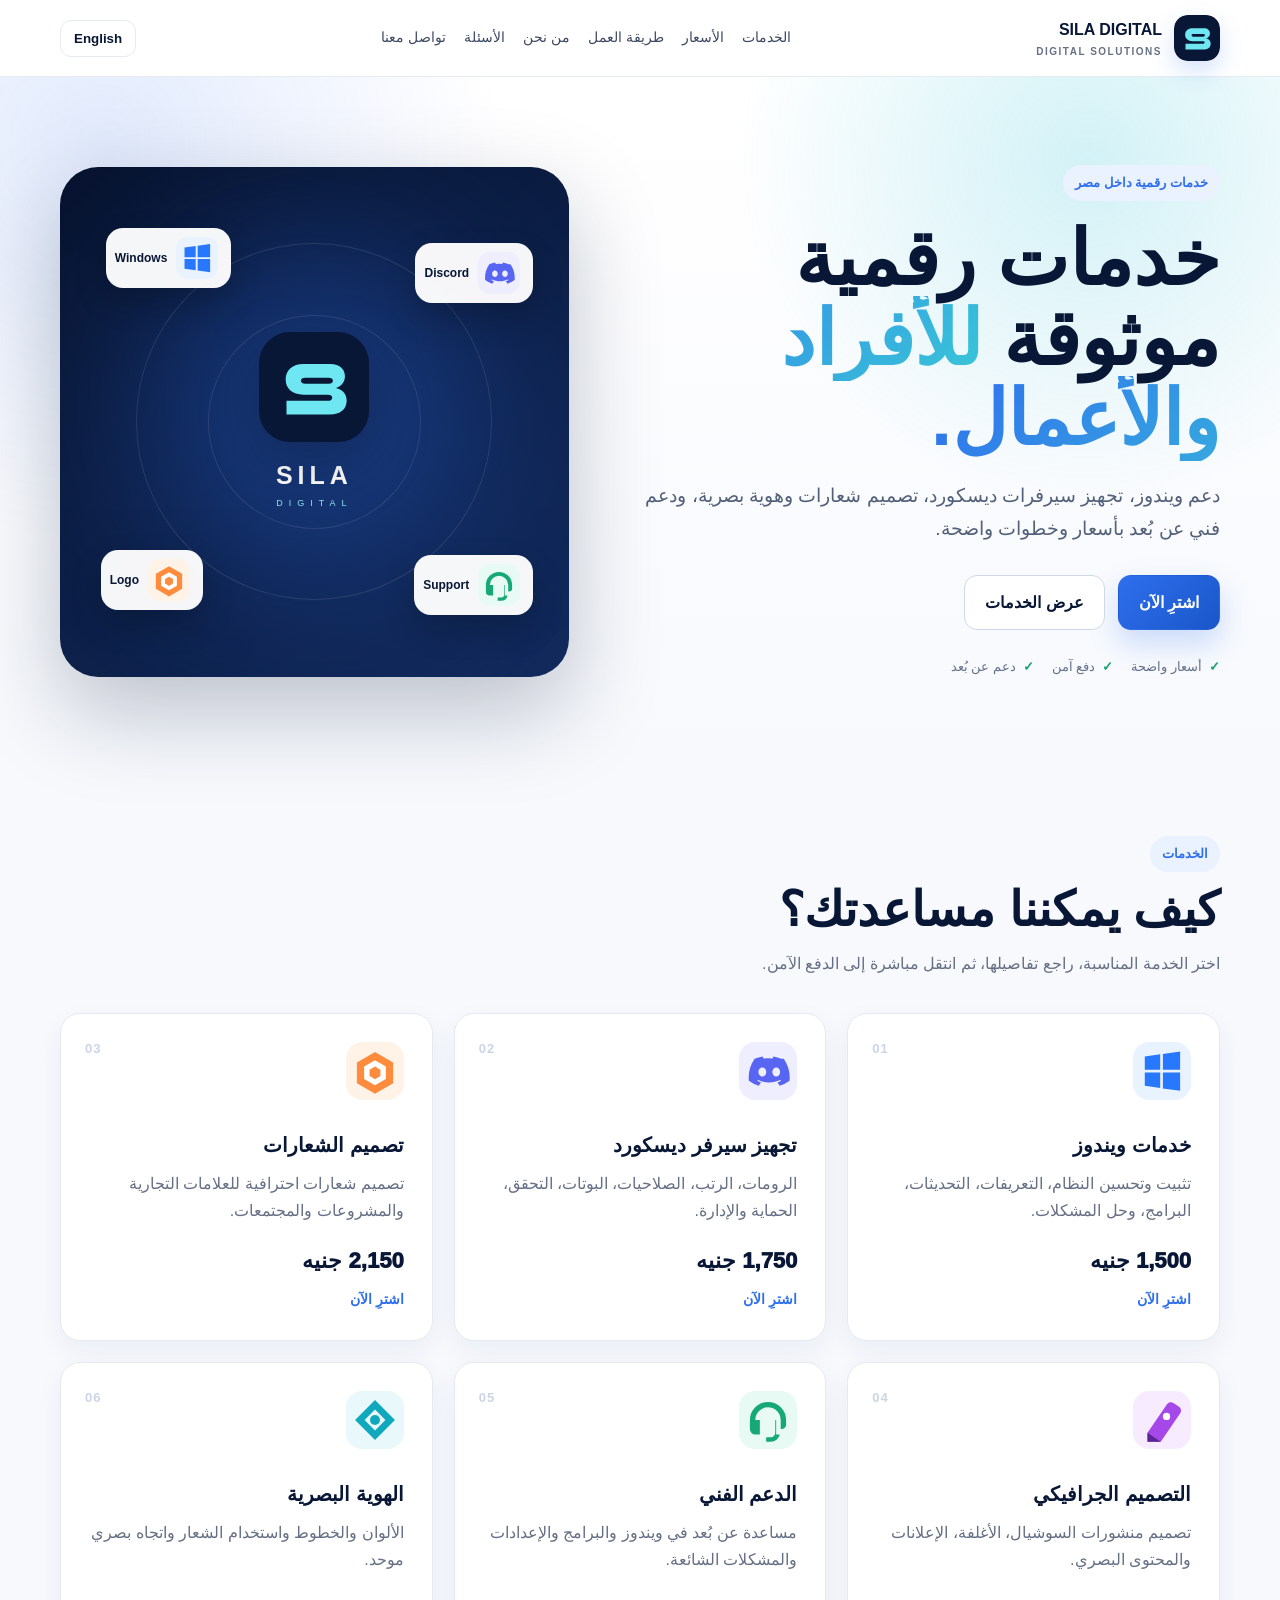
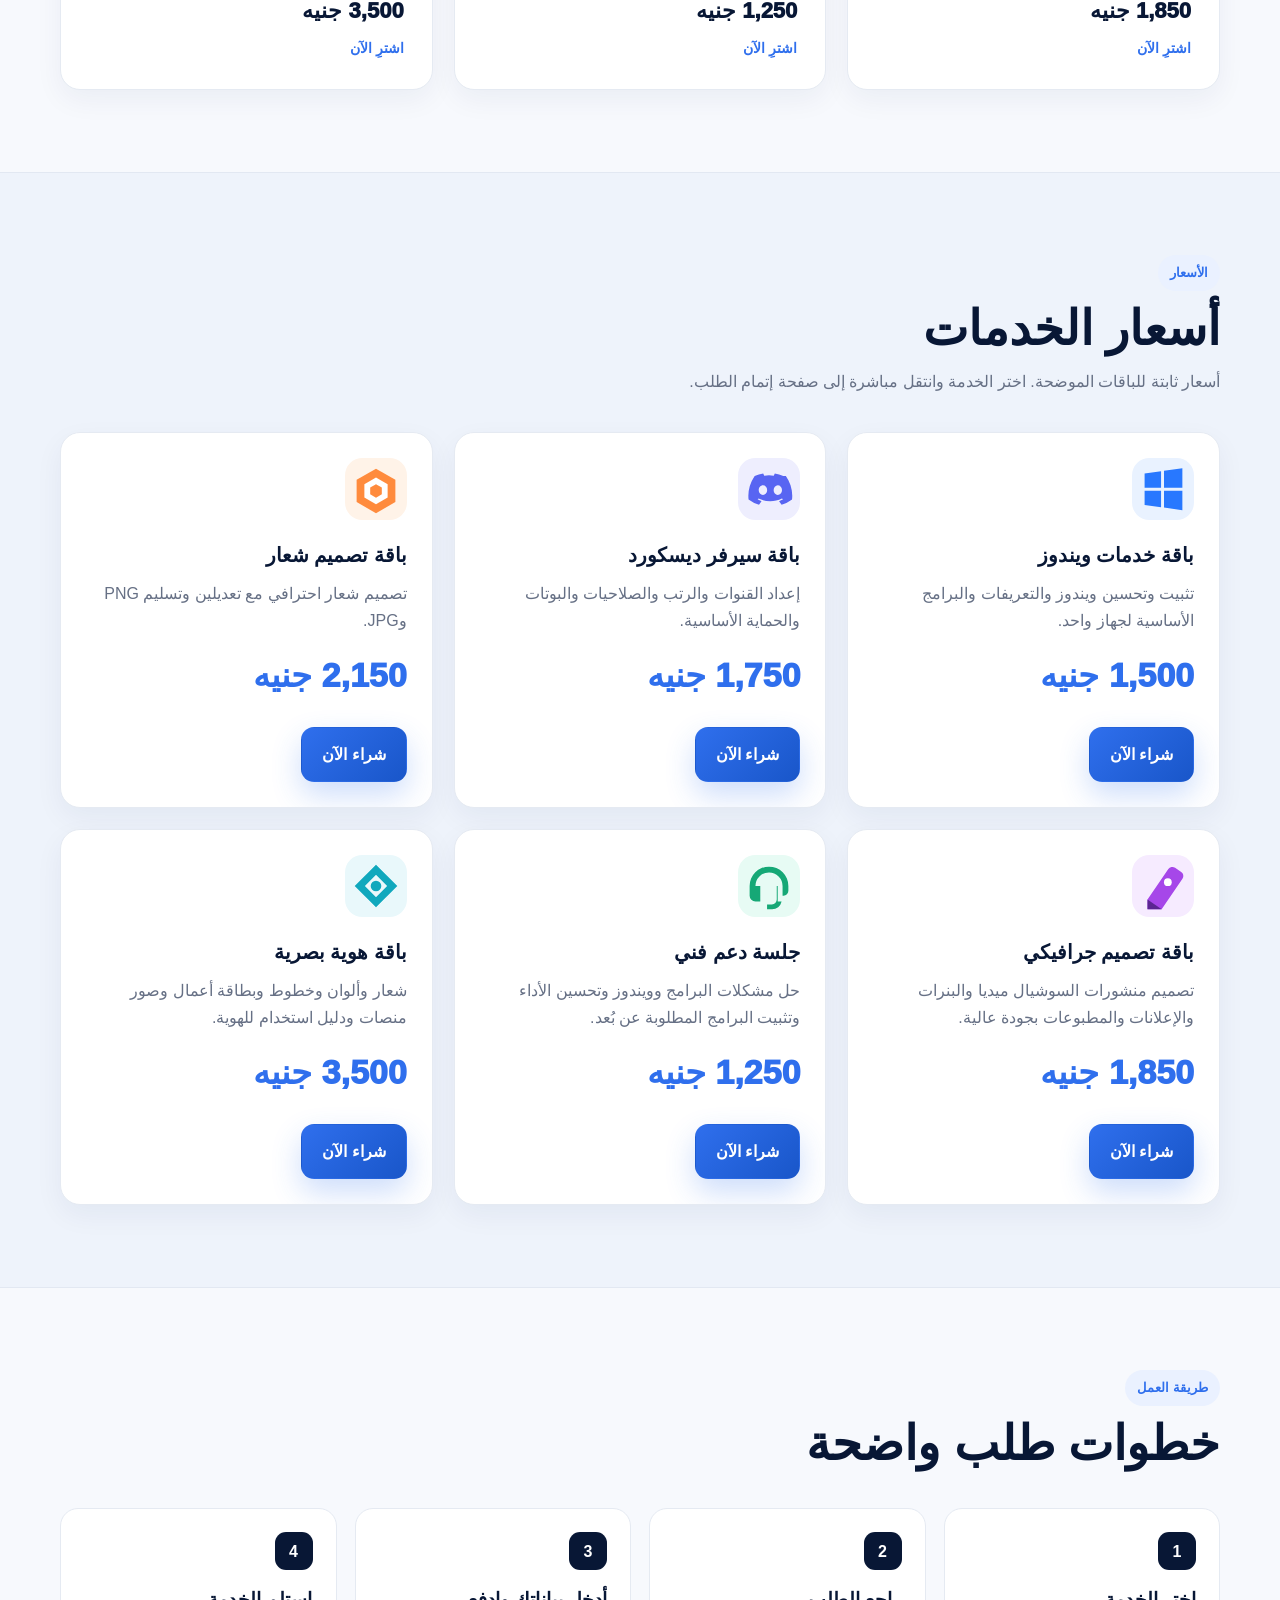
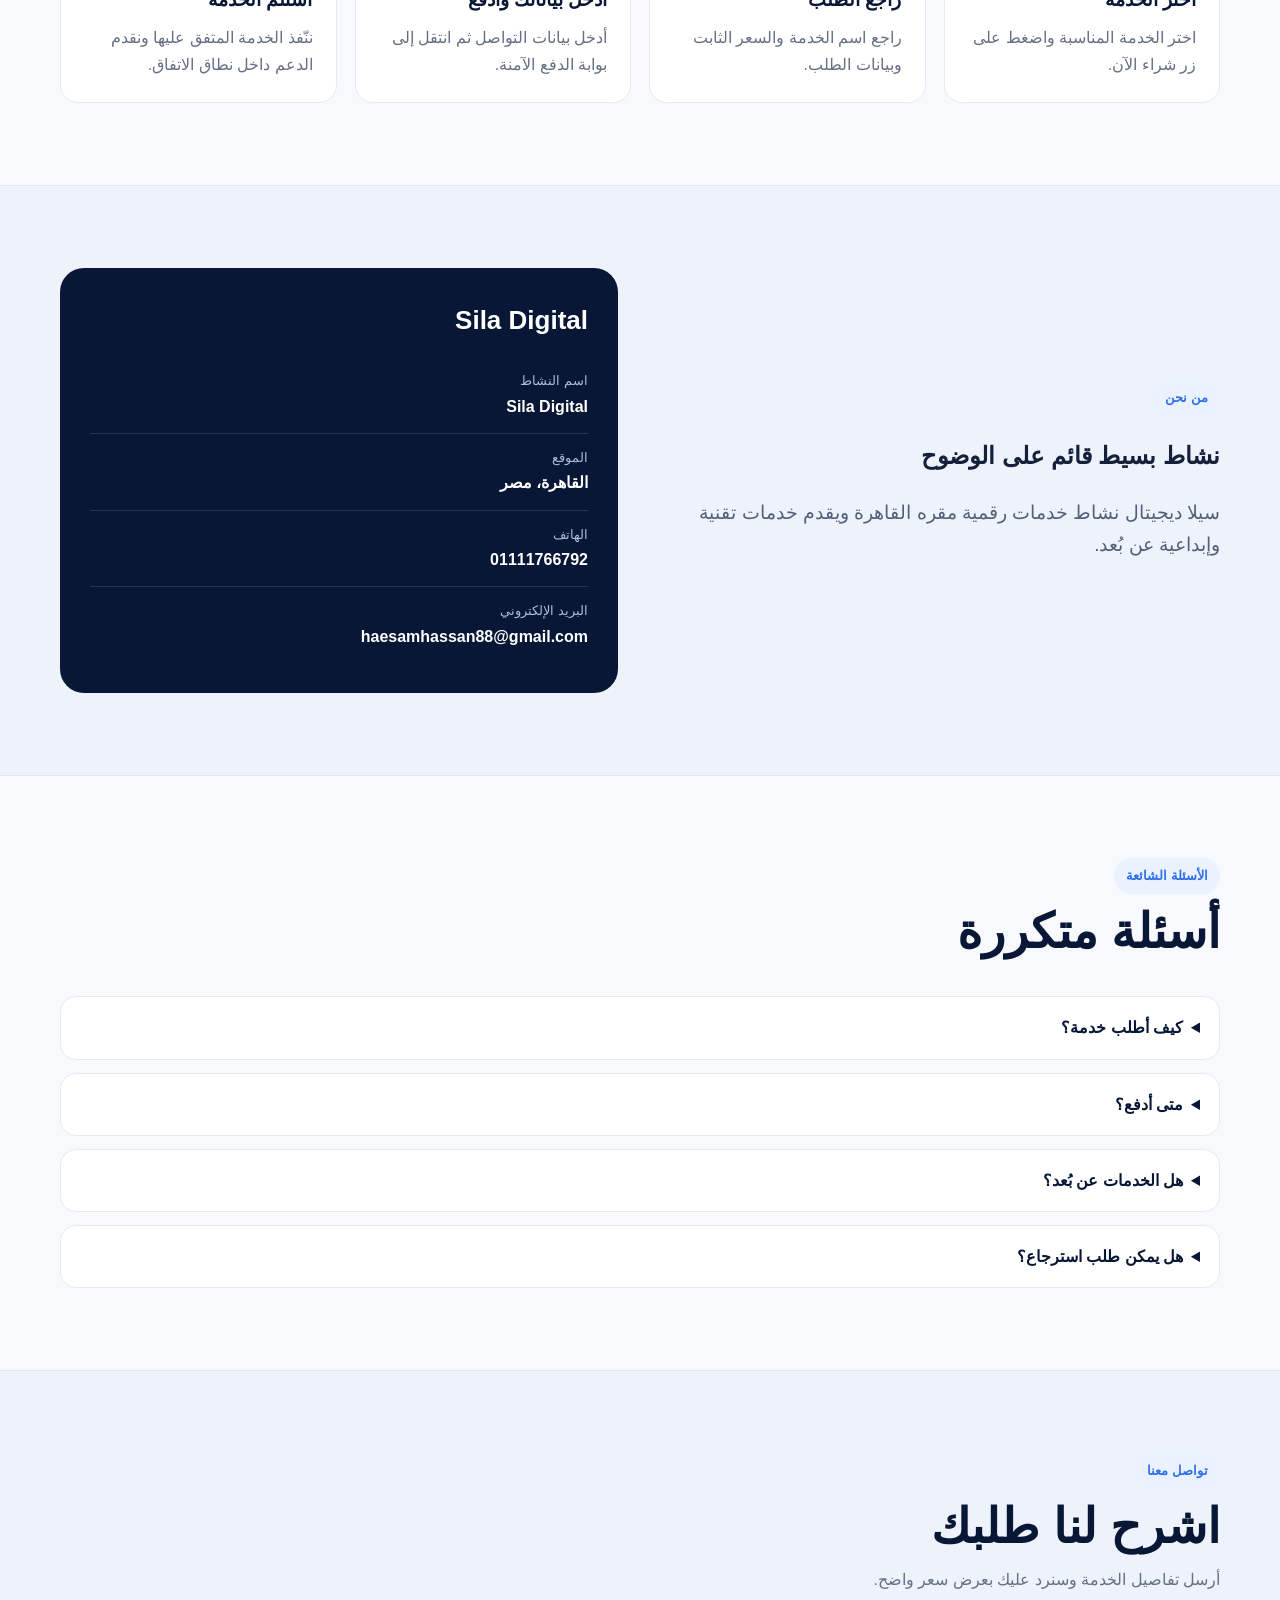
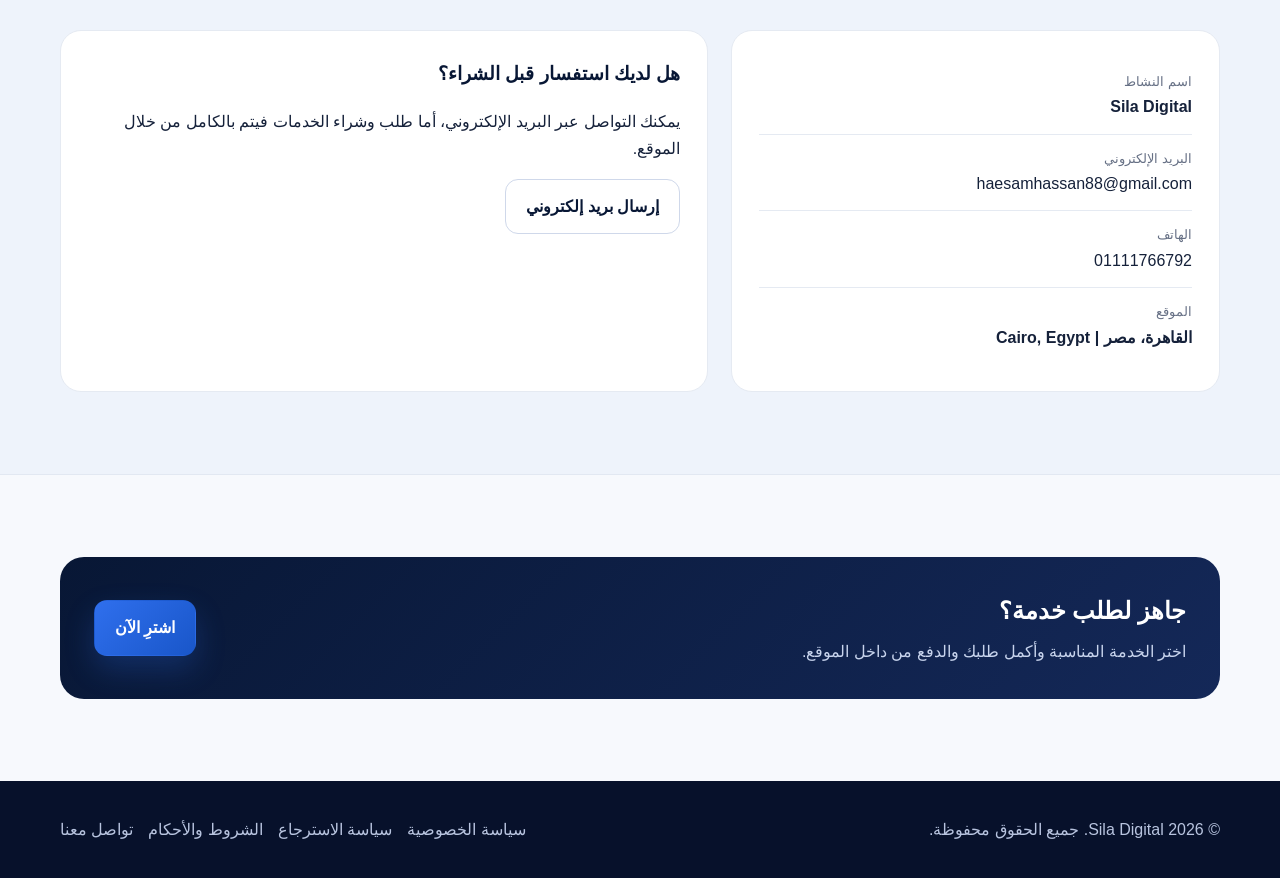
<file: index.html>
<!doctype html>
<html lang="ar"><head>
<meta charset="utf-8"><meta name="viewport" content="width=device-width,initial-scale=1">
<meta name="description" content="Sila Digital digital services in Cairo, Egypt. Windows support, Discord setup, logo design and remote technical support.">
<title>Sila Digital | Digital Services</title><link rel="icon" href="assets/logo-mark.svg"><link rel="stylesheet" href="style.css">
</head><body dir="rtl">
<header>
  <div class="container nav">
    <a class="brand" href="index.html">
      <img class="brand-mark" src="assets/logo-mark.svg" alt="Sila Digital logo">
      <span>SILA DIGITAL<small>DIGITAL SOLUTIONS</small></span>
    </a>
    <nav class="nav-links">
      <a href="#services" data-i18n="nav_services">الخدمات</a>
      <a href="#pricing" data-i18n="nav_pricing">الأسعار</a>
      <a href="#process" data-i18n="nav_process">طريقة العمل</a>
      <a href="#about" data-i18n="nav_about">من نحن</a>
      <a href="#faq" data-i18n="nav_faq">الأسئلة</a>
      <a href="#contact" data-i18n="nav_contact">تواصل معنا</a>
    </nav>
    <div class="nav-actions">
      <button id="langToggle" class="lang-btn" data-i18n="lang_button">English</button>
      <button class="menu-btn" aria-label="Menu">☰</button>
    </div>
  </div>
</header>

<main>
<section class="hero"><div class="container hero-grid">
<div>
<span class="eyebrow" data-i18n="hero_badge">خدمات رقمية داخل مصر</span>
<h1 data-i18n="hero_title">خدمات رقمية موثوقة <span>للأفراد والأعمال.</span></h1>
<p class="lead" data-i18n="hero_text">دعم ويندوز، تجهيز سيرفرات ديسكورد، تصميم شعارات وهوية بصرية، ودعم فني عن بُعد بأسعار وخطوات واضحة.</p>
<div class="actions">
<a class="btn btn-primary" href="#pricing" data-i18n="buy_now">اشترِ الآن</a>
<a class="btn btn-secondary" href="#services" data-i18n="services_btn">عرض الخدمات</a>
</div>
<div class="trust"><span data-i18n="trust1">أسعار واضحة</span><span data-i18n="trust2">دفع آمن</span><span data-i18n="trust3">دعم عن بُعد</span></div>
</div>
<div class="hero-visual" aria-label="Sila Digital services">
  <div class="visual-glow"></div>
  <div class="hero-logo"><img src="assets/logo-mark.svg" alt=""><b>SILA</b><small>DIGITAL</small></div>
  <div class="orbit-item oi-1"><img src="assets/service-windows.svg" alt=""><span>Windows</span></div>
  <div class="orbit-item oi-2"><img src="assets/service-discord.svg" alt=""><span>Discord</span></div>
  <div class="orbit-item oi-3"><img src="assets/service-logo.svg" alt=""><span>Logo</span></div>
  <div class="orbit-item oi-4"><img src="assets/service-support.svg" alt=""><span>Support</span></div>
</div>
</div></section>


<section id="services"><div class="container">
<div class="section-head"><span class="eyebrow" data-i18n="services_badge">الخدمات</span><h2 data-i18n="services_title">كيف يمكننا مساعدتك؟</h2><p data-i18n="services_text">اختر الخدمة المناسبة، راجع تفاصيلها، ثم انتقل مباشرة إلى الدفع الآمن.</p></div>
<div class="grid-3">
<article class="card service-card"><img class="service-icon" src="assets/service-windows.svg" alt=""><span class="service-no">01</span><h3 data-i18n="s1">خدمات ويندوز</h3><p data-i18n="s1d">تثبيت وتحسين النظام، التعريفات، التحديثات، البرامج، وحل المشكلات.</p><div class="service-price">1,500 جنيه</div><a class="buy-link" href="checkout.html?product=windows" data-i18n="buy_now">شراء الآن ←</a></article>
<article class="card service-card"><img class="service-icon" src="assets/service-discord.svg" alt=""><span class="service-no">02</span><h3 data-i18n="s2">تجهيز سيرفر ديسكورد</h3><p data-i18n="s2d">الرومات، الرتب، الصلاحيات، البوتات، التحقق، الحماية والإدارة.</p><div class="service-price">1,750 جنيه</div><a class="buy-link" href="checkout.html?product=discord" data-i18n="buy_now">شراء الآن ←</a></article>
<article class="card service-card"><img class="service-icon" src="assets/service-logo.svg" alt=""><span class="service-no">03</span><h3 data-i18n="s3">تصميم الشعارات</h3><p data-i18n="s3d">تصميم شعارات احترافية للعلامات التجارية والمشروعات والمجتمعات.</p><div class="service-price">2,150 جنيه</div><a class="buy-link" href="checkout.html?product=logo" data-i18n="buy_now">شراء الآن ←</a></article>
<article class="card service-card"><img class="service-icon" src="assets/service-graphic.svg" alt=""><span class="service-no">04</span><h3 data-i18n="s4">التصميم الجرافيكي</h3><p data-i18n="s4d">تصميم منشورات السوشيال، الأغلفة، الإعلانات والمحتوى البصري.</p><div class="service-price">1,850 جنيه</div><a class="buy-link" href="checkout.html?product=graphic" data-i18n="buy_now">شراء الآن ←</a></article>
<article class="card service-card"><img class="service-icon" src="assets/service-support.svg" alt=""><span class="service-no">05</span><h3 data-i18n="s5">الدعم الفني</h3><p data-i18n="s5d">مساعدة عن بُعد في ويندوز والبرامج والإعدادات والمشكلات الشائعة.</p><div class="service-price">1,250 جنيه</div><a class="buy-link" href="checkout.html?product=support" data-i18n="buy_now">شراء الآن ←</a></article>
<article class="card service-card"><img class="service-icon" src="assets/service-brand.svg" alt=""><span class="service-no">06</span><h3 data-i18n="s6">الهوية البصرية</h3><p data-i18n="s6d">الألوان والخطوط واستخدام الشعار واتجاه بصري موحد.</p><div class="service-price">3,500 جنيه</div><a class="buy-link" href="checkout.html?product=brand" data-i18n="buy_now">شراء الآن ←</a></article>
</div></div></section>

<section id="pricing" class="alt"><div class="container">
<div class="section-head"><span class="eyebrow" data-i18n="pricing_badge">الأسعار</span><h2 data-i18n="pricing_title">أسعار الخدمات</h2><p data-i18n="pricing_text">أسعار ثابتة للباقات الموضحة. اختر الخدمة وانتقل مباشرة إلى صفحة إتمام الطلب.</p></div>
<div class="grid-3 product-grid">
<a class="card pricing-card product-card" href="checkout.html?product=windows"><img src="assets/service-windows.svg" alt=""><h3>باقة خدمات ويندوز</h3><p>تثبيت وتحسين ويندوز والتعريفات والبرامج الأساسية لجهاز واحد.</p><div class="price">1,500 جنيه</div><span class="btn btn-primary">شراء الآن</span></a>
<a class="card pricing-card product-card" href="checkout.html?product=discord"><img src="assets/service-discord.svg" alt=""><h3>باقة سيرفر ديسكورد</h3><p>إعداد القنوات والرتب والصلاحيات والبوتات والحماية الأساسية.</p><div class="price">1,750 جنيه</div><span class="btn btn-primary">شراء الآن</span></a>
<a class="card pricing-card product-card" href="checkout.html?product=logo"><img src="assets/service-logo.svg" alt=""><h3>باقة تصميم شعار</h3><p>تصميم شعار احترافي مع تعديلين وتسليم PNG وJPG.</p><div class="price">2,150 جنيه</div><span class="btn btn-primary">شراء الآن</span></a>
<a class="card pricing-card product-card" href="checkout.html?product=graphic"><img src="assets/service-graphic.svg" alt=""><h3>باقة تصميم جرافيكي</h3><p>تصميم منشورات السوشيال ميديا والبنرات والإعلانات والمطبوعات بجودة عالية.</p><div class="price">1,850 جنيه</div><span class="btn btn-primary">شراء الآن</span></a>
<a class="card pricing-card product-card" href="checkout.html?product=support"><img src="assets/service-support.svg" alt=""><h3>جلسة دعم فني</h3><p>حل مشكلات البرامج وويندوز وتحسين الأداء وتثبيت البرامج المطلوبة عن بُعد.</p><div class="price">1,250 جنيه</div><span class="btn btn-primary">شراء الآن</span></a>
<a class="card pricing-card product-card" href="checkout.html?product=brand"><img src="assets/service-brand.svg" alt=""><h3>باقة هوية بصرية</h3><p>شعار وألوان وخطوط وبطاقة أعمال وصور منصات ودليل استخدام للهوية.</p><div class="price">3,500 جنيه</div><span class="btn btn-primary">شراء الآن</span></a>
</div></div></section>

<section id="process"><div class="container">
<div class="section-head"><span class="eyebrow" data-i18n="process_badge">طريقة العمل</span><h2 data-i18n="process_title">خطوات طلب واضحة</h2></div>
<div class="process">
<div class="step"><h3 data-i18n="step1">أرسل طلبك</h3><p data-i18n="step1d">اختر الخدمة المناسبة واضغط على زر شراء الآن.</p></div>
<div class="step"><h3 data-i18n="step2">راجع الطلب</h3><p data-i18n="step2d">راجع اسم الخدمة والسعر الثابت وبيانات الطلب.</p></div>
<div class="step"><h3 data-i18n="step3">أدخل بياناتك وادفع</h3><p data-i18n="step3d">أدخل بيانات التواصل ثم انتقل إلى بوابة الدفع الآمنة.</p></div>
<div class="step"><h3 data-i18n="step4">استلم الخدمة</h3><p data-i18n="step4d">ننّفذ الخدمة المتفق عليها ونقدم الدعم داخل نطاق الاتفاق.</p></div>
</div></div></section>

<section id="about" class="alt"><div class="container about-grid">
<div><span class="eyebrow" data-i18n="about_badge">من نحن</span><h2 data-i18n="about_title">نشاط بسيط قائم على الوضوح</h2><p class="lead" data-i18n="about_text">سيلا ديجيتال نشاط خدمات رقمية مقره القاهرة ويقدم خدمات تقنية وإبداعية عن بُعد.</p></div>
<div class="about-panel">
<h3>Sila Digital</h3>
<div class="about-line"><small data-i18n="business_name">اسم النشاط</small><b data-i18n="business_value">Sila Digital</b></div>
<div class="about-line"><small data-i18n="business_location">الموقع</small><b data-i18n="business_location_value">القاهرة، مصر</b></div>
<div class="about-line"><small data-i18n="business_phone">الهاتف</small><b>01111766792</b></div>
<div class="about-line"><small data-i18n="business_email">البريد الإلكتروني</small><b>haesamhassan88@gmail.com</b></div>
</div></div></section>

<section id="faq"><div class="container">
<div class="section-head"><span class="eyebrow" data-i18n="faq_badge">الأسئلة الشائعة</span><h2 data-i18n="faq_title">أسئلة متكررة</h2></div>
<div class="faq">
<details><summary data-i18n="q1">كيف أطلب خدمة؟</summary><p data-i18n="a1">اختر الخدمة من الموقع واضغط شراء الآن، ثم أدخل بياناتك وأكمل الدفع إلكترونيًا.</p></details>
<details><summary data-i18n="q2">متى أدفع؟</summary><p data-i18n="a2">يتم الدفع إلكترونيًا عند إتمام الطلب من خلال بوابة الدفع الآمنة.</p></details>
<details><summary data-i18n="q3">هل الخدمات عن بُعد؟</summary><p data-i18n="a3">نعم، أغلب الخدمات تُقدم عن بُعد إلا إذا تم الاتفاق على غير ذلك.</p></details>
<details><summary data-i18n="q4">هل يمكن طلب استرجاع؟</summary><p data-i18n="a4">يعتمد الاسترجاع على حالة تنفيذ العمل. راجع سياسة الاسترجاع للتفاصيل الكاملة.</p></details>
</div></div></section>

<section id="contact" class="alt"><div class="container">
<div class="section-head"><span class="eyebrow" data-i18n="contact_badge">تواصل معنا</span><h2 data-i18n="contact_title">اشرح لنا طلبك</h2><p data-i18n="contact_text">أرسل تفاصيل الخدمة وسنرد عليك بعرض سعر واضح.</p></div>
<div class="contact-grid">
<div class="contact-box">
<div class="contact-row"><small data-i18n="c_name">اسم النشاط</small><b>Sila Digital</b></div>
<div class="contact-row"><small data-i18n="c_email">البريد الإلكتروني</small><a href="mailto:haesamhassan88@gmail.com">haesamhassan88@gmail.com</a></div>
<div class="contact-row"><small data-i18n="c_phone">الهاتف</small><a href="tel:+201111766792">01111766792</a></div>
<div class="contact-row"><small data-i18n="c_location">الموقع</small><b>القاهرة، مصر | Cairo, Egypt</b></div>
</div>
<div class="contact-box">
<div class="support-note"><h3>هل لديك استفسار قبل الشراء؟</h3><p>يمكنك التواصل عبر البريد الإلكتروني، أما طلب وشراء الخدمات فيتم بالكامل من خلال الموقع.</p><a class="btn btn-secondary" href="mailto:haesamhassan88@gmail.com">إرسال بريد إلكتروني</a></div>
</div>
</div></div></section>

<section><div class="container"><div class="cta"><div><h2 data-i18n="cta_title">جاهز لطلب خدمة؟</h2><p data-i18n="cta_text">اختر الخدمة المناسبة وأكمل طلبك والدفع من داخل الموقع.</p></div><a class="btn btn-primary" href="#pricing" data-i18n="buy_now">شراء خدمة</a></div></div></section>
</main>
<footer>
<div class="container footer">
  <div>© <span data-year></span> Sila Digital. <span data-i18n="rights">جميع الحقوق محفوظة.</span></div>
  <div class="footer-links">
    <a href="privacy.html" data-i18n="privacy">سياسة الخصوصية</a>
    <a href="refund.html" data-i18n="refund">سياسة الاسترجاع</a>
    <a href="terms.html" data-i18n="terms">الشروط والأحكام</a>
    <a href="contact.html" data-i18n="contact_us">تواصل معنا</a>
  </div>
</div>
</footer>

<script src="script.js"></script>
</body></html>
</file>
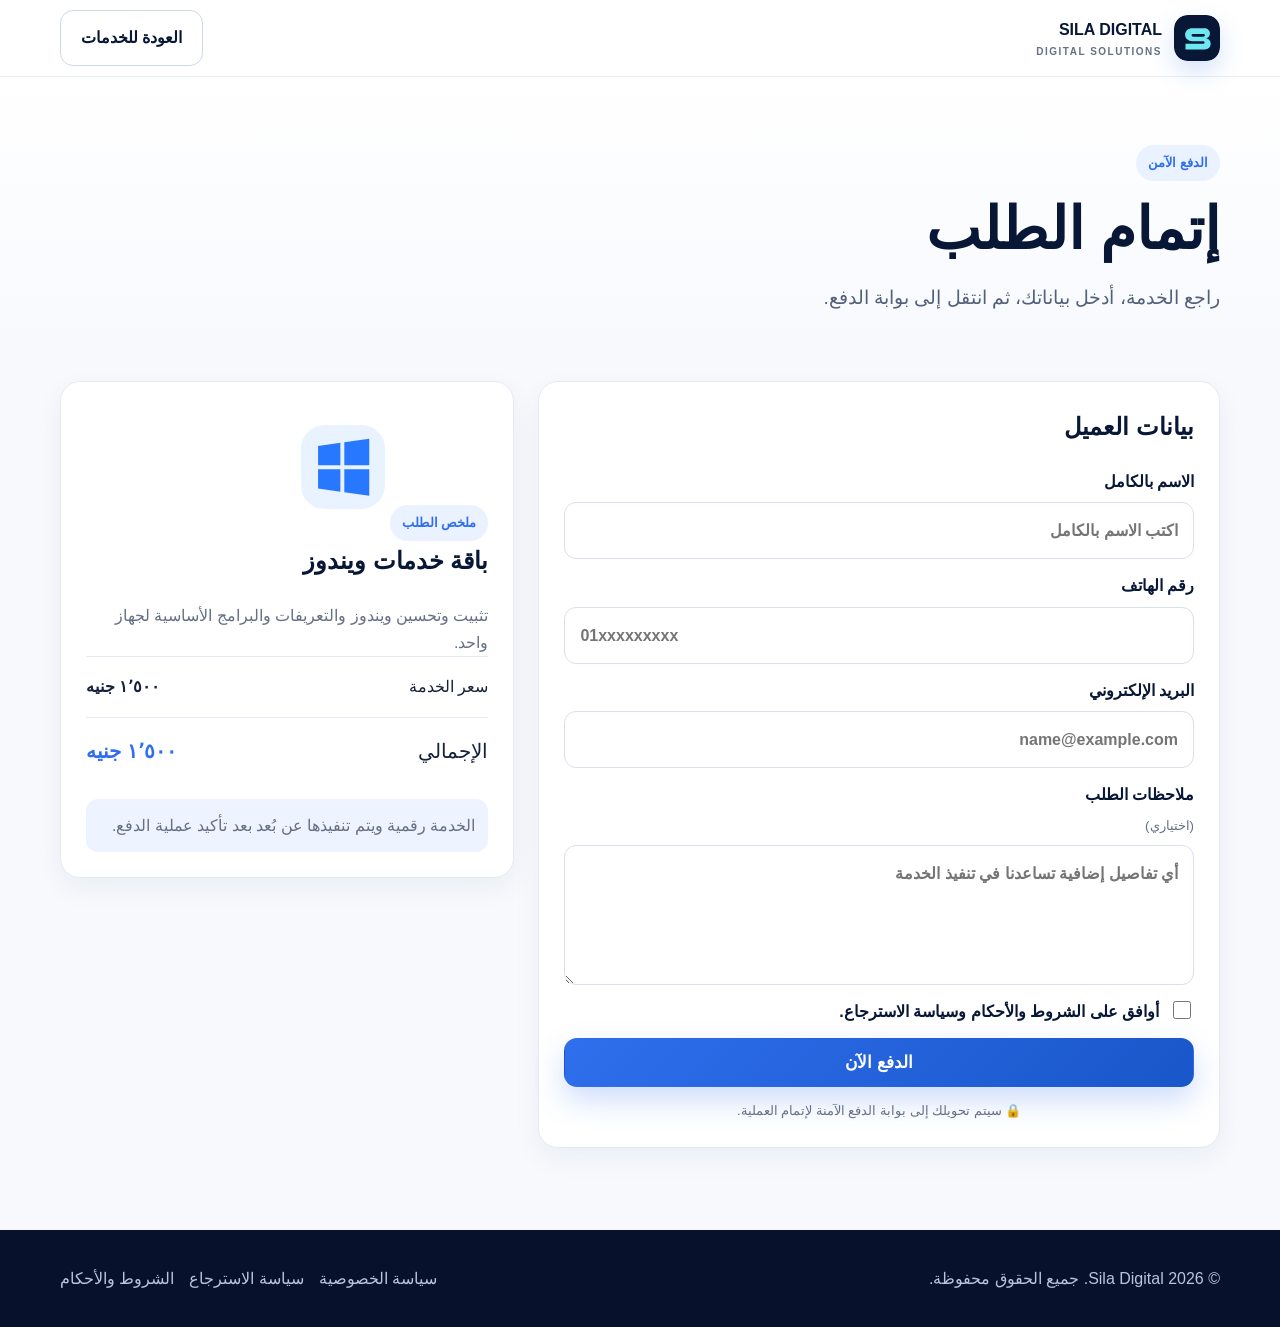
<file: checkout.html>
<!doctype html>
<html lang="ar"><head>
<meta charset="utf-8"><meta name="viewport" content="width=device-width,initial-scale=1">
<meta name="description" content="إتمام شراء خدمات Sila Digital والدفع الإلكتروني الآمن.">
<title>إتمام الطلب | Sila Digital</title><link rel="icon" href="assets/logo-mark.svg"><link rel="stylesheet" href="style.css">
</head><body dir="rtl">
<header><div class="container nav"><a class="brand" href="index.html"><img class="brand-mark" src="assets/logo-mark.svg" alt="Sila Digital"><span>SILA DIGITAL<small>DIGITAL SOLUTIONS</small></span></a><a class="btn btn-secondary" href="index.html#pricing">العودة للخدمات</a></div></header>
<main>
<section class="page-hero checkout-hero"><div class="container"><span class="eyebrow">الدفع الآمن</span><h1>إتمام الطلب</h1><p class="lead">راجع الخدمة، أدخل بياناتك، ثم انتقل إلى بوابة الدفع.</p></div></section>
<section class="checkout-section"><div class="container checkout-grid">
<div class="checkout-form card">
<h2>بيانات العميل</h2>
<form id="checkoutForm" novalidate>
<label>الاسم بالكامل<input id="customerName" name="name" autocomplete="name" required minlength="3" placeholder="اكتب الاسم بالكامل"></label>
<label>رقم الهاتف<input id="customerPhone" name="phone" type="tel" autocomplete="tel" required inputmode="tel" placeholder="01xxxxxxxxx"></label>
<label>البريد الإلكتروني<input id="customerEmail" name="email" type="email" autocomplete="email" required placeholder="name@example.com"></label>
<label>ملاحظات الطلب <small>(اختياري)</small><textarea id="customerNotes" name="notes" placeholder="أي تفاصيل إضافية تساعدنا في تنفيذ الخدمة"></textarea></label>
<label class="agree"><input id="agreeTerms" type="checkbox" required> <span>أوافق على <a href="terms.html" target="_blank">الشروط والأحكام</a> و<a href="refund.html" target="_blank">سياسة الاسترجاع</a>.</span></label>
<div id="formError" class="form-error" role="alert" hidden></div>
<button id="payButton" class="btn btn-primary pay-button" type="submit">الدفع الآن</button>
<p class="secure-note">🔒 سيتم تحويلك إلى بوابة الدفع الآمنة لإتمام العملية.</p>
</form>
</div>
<aside class="order-summary card">
<span class="eyebrow">ملخص الطلب</span>
<img id="productImage" src="assets/service-windows.svg" alt="">
<h2 id="productName">باقة خدمات ويندوز</h2>
<p id="productDescription"></p>
<div class="summary-row"><span>سعر الخدمة</span><strong id="productPrice">1,500 جنيه</strong></div>
<div class="summary-row total"><span>الإجمالي</span><strong id="productTotal">1,500 جنيه</strong></div>
<p class="delivery-info">الخدمة رقمية ويتم تنفيذها عن بُعد بعد تأكيد عملية الدفع.</p>
</aside>
</div></section>
</main>
<footer><div class="container footer"><div>© <span data-year></span> Sila Digital. جميع الحقوق محفوظة.</div><div class="footer-links"><a href="privacy.html">سياسة الخصوصية</a><a href="refund.html">سياسة الاسترجاع</a><a href="terms.html">الشروط والأحكام</a></div></div></footer>
<script src="payment-config.js"></script><script src="checkout.js"></script>
</body></html>
</file>
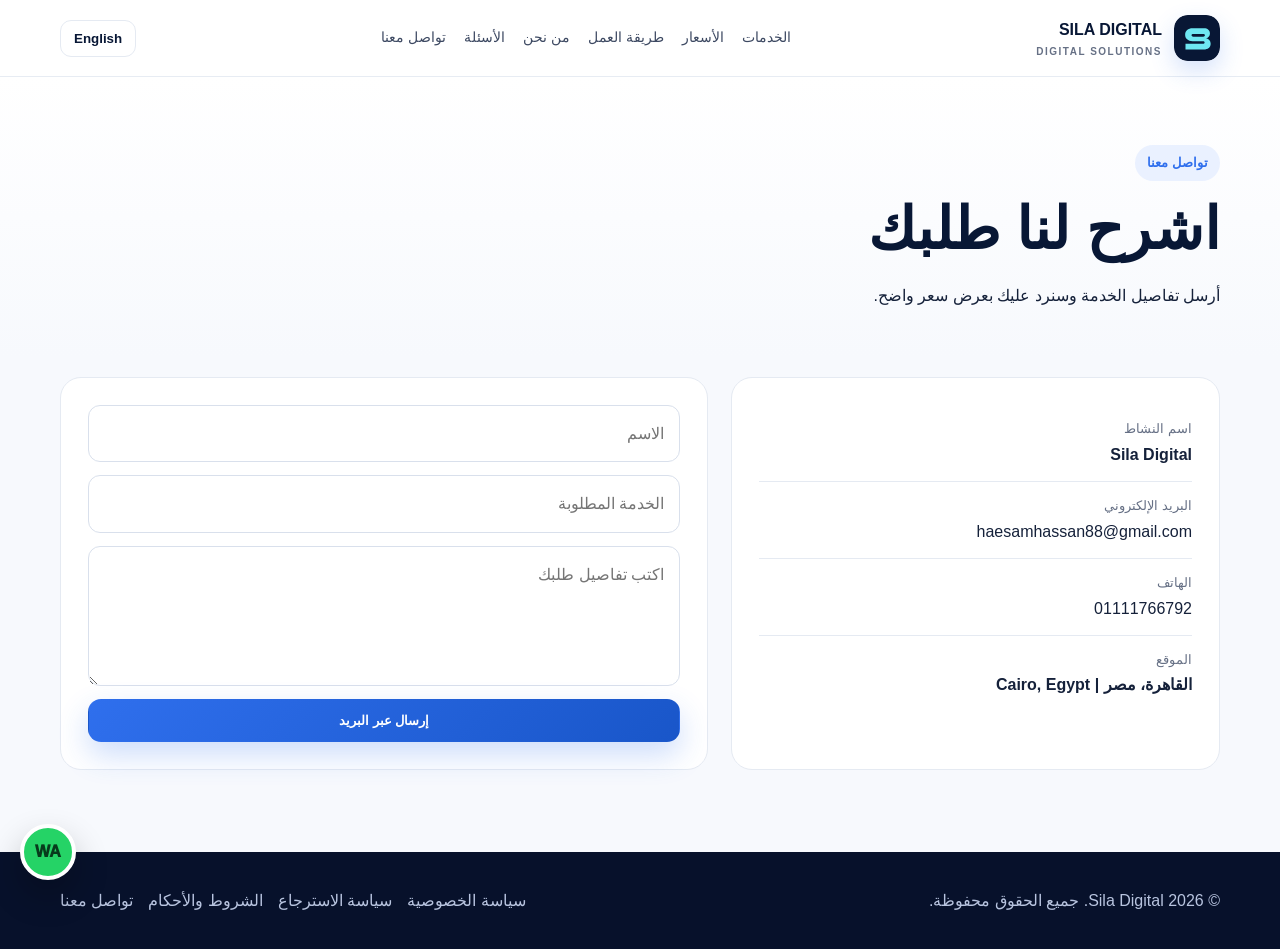
<file: contact.html>
<!doctype html><html lang="ar"><head><meta charset="utf-8"><meta name="viewport" content="width=device-width,initial-scale=1"><title>Contact | Sila Digital</title><link rel="stylesheet" href="style.css"></head><body dir="rtl">
<header>
  <div class="container nav">
    <a class="brand" href="index.html">
      <img class="brand-mark" src="assets/logo-mark.svg" alt="Sila Digital logo">
      <span>SILA DIGITAL<small>DIGITAL SOLUTIONS</small></span>
    </a>
    <nav class="nav-links">
      <a href="index.html#services" data-i18n="nav_services">الخدمات</a>
      <a href="index.html#pricing" data-i18n="nav_pricing">الأسعار</a>
      <a href="index.html#process" data-i18n="nav_process">طريقة العمل</a>
      <a href="index.html#about" data-i18n="nav_about">من نحن</a>
      <a href="index.html#faq" data-i18n="nav_faq">الأسئلة</a>
      <a href="index.html#contact" data-i18n="nav_contact">تواصل معنا</a>
    </nav>
    <div class="nav-actions">
      <button id="langToggle" class="lang-btn" data-i18n="lang_button">English</button>
      <button class="menu-btn" aria-label="Menu">☰</button>
    </div>
  </div>
</header>

<main><section class="page-hero"><div class="container"><span class="eyebrow" data-i18n="contact_badge">تواصل معنا</span><h1 data-i18n="contact_title">اشرح لنا طلبك</h1><p data-i18n="contact_text">أرسل تفاصيل الخدمة وسنرد عليك بعرض سعر واضح.</p></div></section>
<section style="padding-top:20px"><div class="container contact-grid"><div class="contact-box"><div class="contact-row"><small data-i18n="c_name">اسم النشاط</small><b>Sila Digital</b></div><div class="contact-row"><small data-i18n="c_email">البريد الإلكتروني</small><a href="mailto:haesamhassan88@gmail.com">haesamhassan88@gmail.com</a></div><div class="contact-row"><small data-i18n="c_phone">واتساب / الهاتف</small><a href="https://wa.me/201111766792">01111766792</a></div><div class="contact-row"><small data-i18n="c_location">الموقع</small><b>القاهرة، مصر | Cairo, Egypt</b></div></div>
<div class="contact-box"><form id="contactForm"><input id="name" required data-placeholder="name_label" placeholder="الاسم"><input id="service" required data-placeholder="service_label" placeholder="الخدمة المطلوبة"><textarea id="message" required data-placeholder="message_label" placeholder="اكتب تفاصيل طلبك"></textarea><button class="btn btn-primary" type="submit" data-i18n="send_btn">المتابعة على واتساب</button></form></div></div></section>
</main>
<footer>
<div class="container footer">
  <div>© <span data-year></span> Sila Digital. <span data-i18n="rights">جميع الحقوق محفوظة.</span></div>
  <div class="footer-links">
    <a href="privacy.html" data-i18n="privacy">سياسة الخصوصية</a>
    <a href="refund.html" data-i18n="refund">سياسة الاسترجاع</a>
    <a href="terms.html" data-i18n="terms">الشروط والأحكام</a>
    <a href="contact.html" data-i18n="contact_us">تواصل معنا</a>
  </div>
</div>
</footer>
<a class="floating-wa" href="https://wa.me/201111766792" target="_blank" rel="noopener" aria-label="WhatsApp">WA</a>
<script src="script.js"></script>
</body></html>
</file>
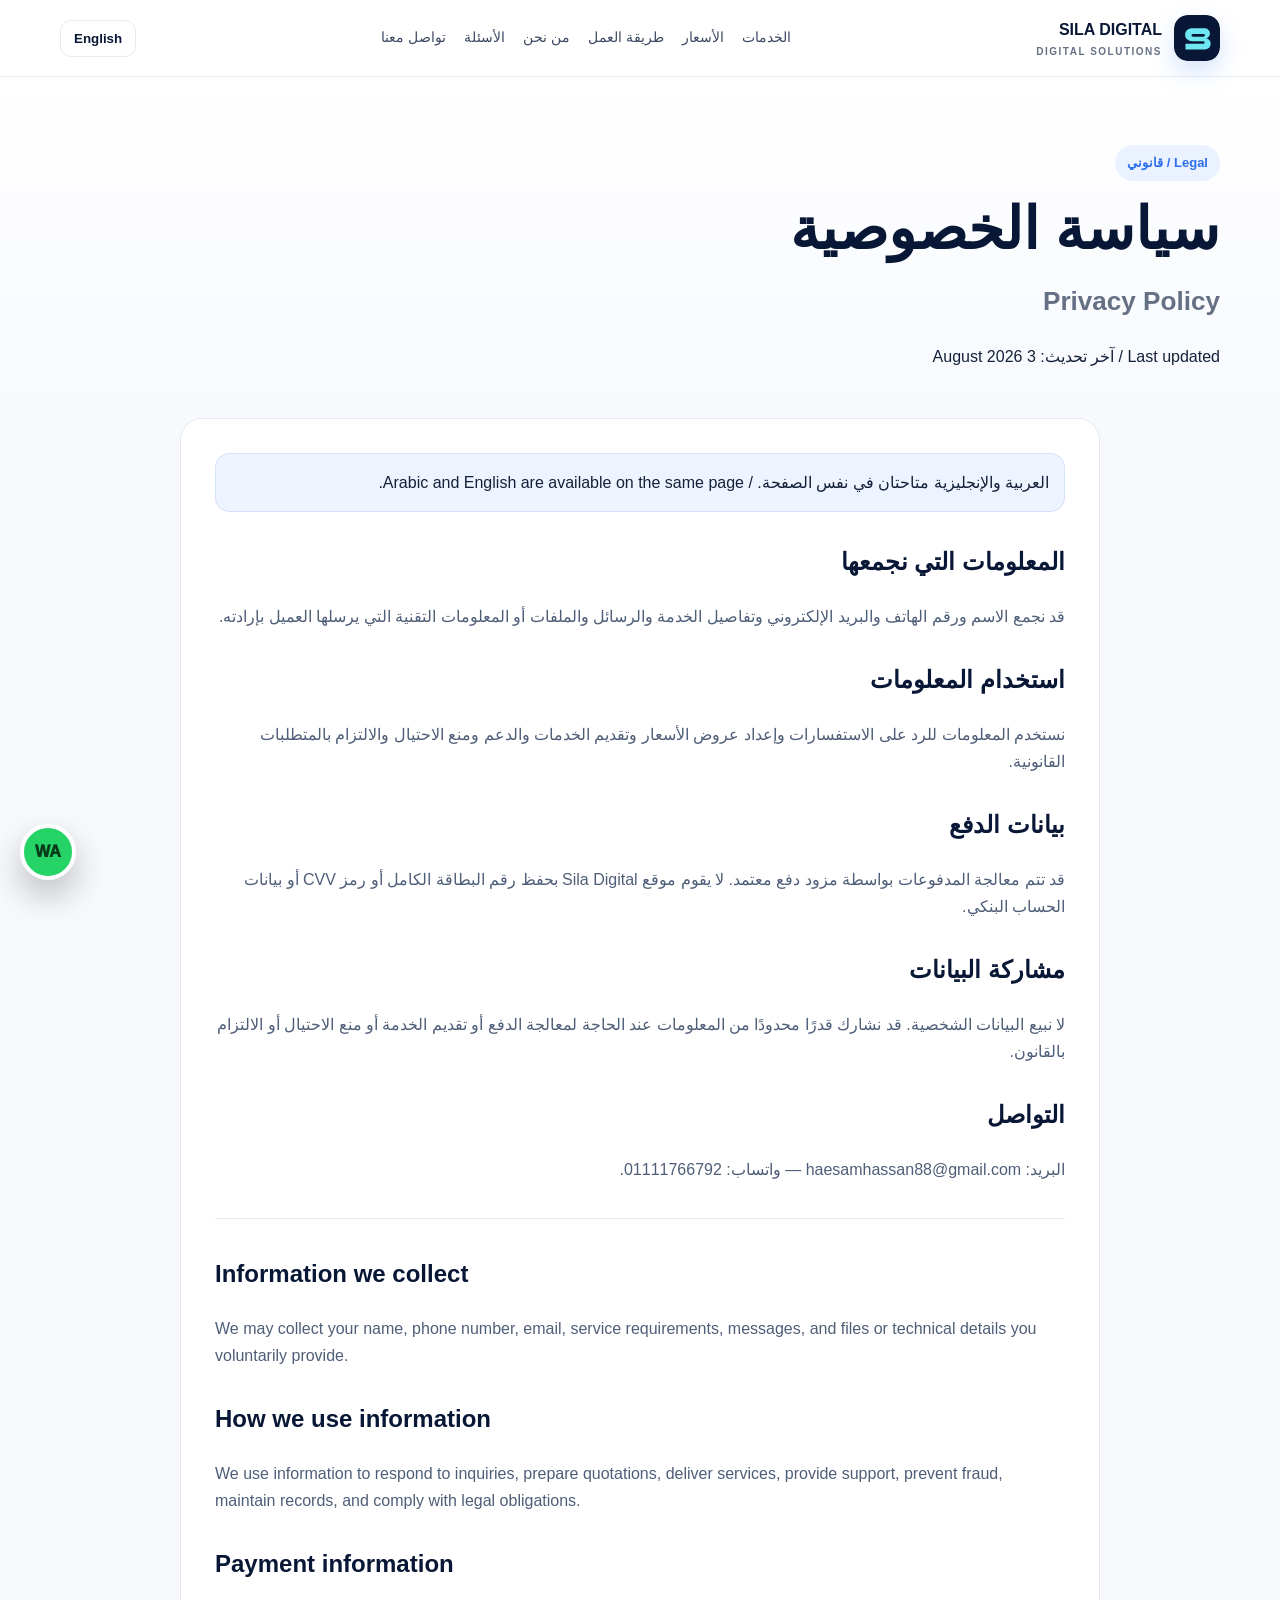
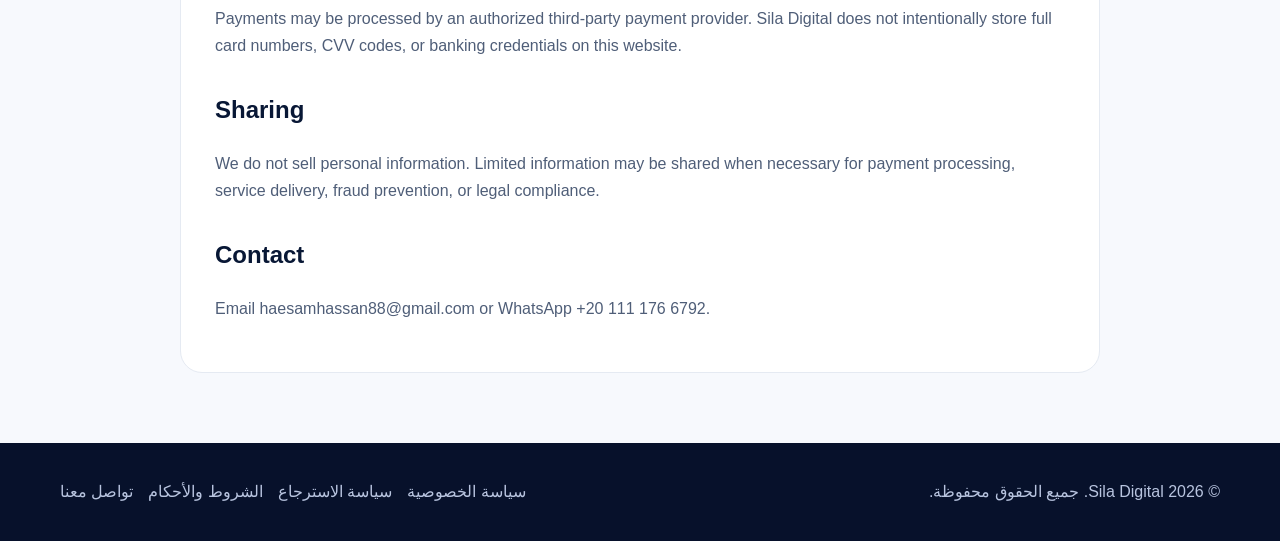
<file: privacy.html>
<!doctype html><html lang="ar"><head><meta charset="utf-8"><meta name="viewport" content="width=device-width,initial-scale=1"><title>Privacy Policy | Sila Digital</title><link rel="stylesheet" href="style.css"></head><body dir="rtl">
<header>
  <div class="container nav">
    <a class="brand" href="index.html">
      <img class="brand-mark" src="assets/logo-mark.svg" alt="Sila Digital logo">
      <span>SILA DIGITAL<small>DIGITAL SOLUTIONS</small></span>
    </a>
    <nav class="nav-links">
      <a href="index.html#services" data-i18n="nav_services">الخدمات</a>
      <a href="index.html#pricing" data-i18n="nav_pricing">الأسعار</a>
      <a href="index.html#process" data-i18n="nav_process">طريقة العمل</a>
      <a href="index.html#about" data-i18n="nav_about">من نحن</a>
      <a href="index.html#faq" data-i18n="nav_faq">الأسئلة</a>
      <a href="index.html#contact" data-i18n="nav_contact">تواصل معنا</a>
    </nav>
    <div class="nav-actions">
      <button id="langToggle" class="lang-btn" data-i18n="lang_button">English</button>
      <button class="menu-btn" aria-label="Menu">☰</button>
    </div>
  </div>
</header>

<main><section class="page-hero"><div class="container"><span class="eyebrow">Legal / قانوني</span><h1>سياسة الخصوصية<br><small style="font-size:.45em;color:#667085">Privacy Policy</small></h1><p>Last updated / آخر تحديث: 3 August 2026</p></div></section>
<div class="container legal">
<div class="notice">العربية والإنجليزية متاحتان في نفس الصفحة. / Arabic and English are available on the same page.</div>
<div lang="ar" dir="rtl"><h2>المعلومات التي نجمعها</h2><p>قد نجمع الاسم ورقم الهاتف والبريد الإلكتروني وتفاصيل الخدمة والرسائل والملفات أو المعلومات التقنية التي يرسلها العميل بإرادته.</p><h2>استخدام المعلومات</h2><p>نستخدم المعلومات للرد على الاستفسارات وإعداد عروض الأسعار وتقديم الخدمات والدعم ومنع الاحتيال والالتزام بالمتطلبات القانونية.</p><h2>بيانات الدفع</h2><p>قد تتم معالجة المدفوعات بواسطة مزود دفع معتمد. لا يقوم موقع Sila Digital بحفظ رقم البطاقة الكامل أو رمز CVV أو بيانات الحساب البنكي.</p><h2>مشاركة البيانات</h2><p>لا نبيع البيانات الشخصية. قد نشارك قدرًا محدودًا من المعلومات عند الحاجة لمعالجة الدفع أو تقديم الخدمة أو منع الاحتيال أو الالتزام بالقانون.</p><h2>التواصل</h2><p>البريد: haesamhassan88@gmail.com — واتساب: 01111766792.</p></div>
<hr style="border:0;border-top:1px solid #e5eaf2;margin:35px 0">
<div lang="en" dir="ltr"><h2>Information we collect</h2><p>We may collect your name, phone number, email, service requirements, messages, and files or technical details you voluntarily provide.</p><h2>How we use information</h2><p>We use information to respond to inquiries, prepare quotations, deliver services, provide support, prevent fraud, maintain records, and comply with legal obligations.</p><h2>Payment information</h2><p>Payments may be processed by an authorized third-party payment provider. Sila Digital does not intentionally store full card numbers, CVV codes, or banking credentials on this website.</p><h2>Sharing</h2><p>We do not sell personal information. Limited information may be shared when necessary for payment processing, service delivery, fraud prevention, or legal compliance.</p><h2>Contact</h2><p>Email haesamhassan88@gmail.com or WhatsApp +20 111 176 6792.</p></div>
</div></main>
<footer>
<div class="container footer">
  <div>© <span data-year></span> Sila Digital. <span data-i18n="rights">جميع الحقوق محفوظة.</span></div>
  <div class="footer-links">
    <a href="privacy.html" data-i18n="privacy">سياسة الخصوصية</a>
    <a href="refund.html" data-i18n="refund">سياسة الاسترجاع</a>
    <a href="terms.html" data-i18n="terms">الشروط والأحكام</a>
    <a href="contact.html" data-i18n="contact_us">تواصل معنا</a>
  </div>
</div>
</footer>
<a class="floating-wa" href="https://wa.me/201111766792" target="_blank" rel="noopener" aria-label="WhatsApp">WA</a>
<script src="script.js"></script>
</body></html>
</file>
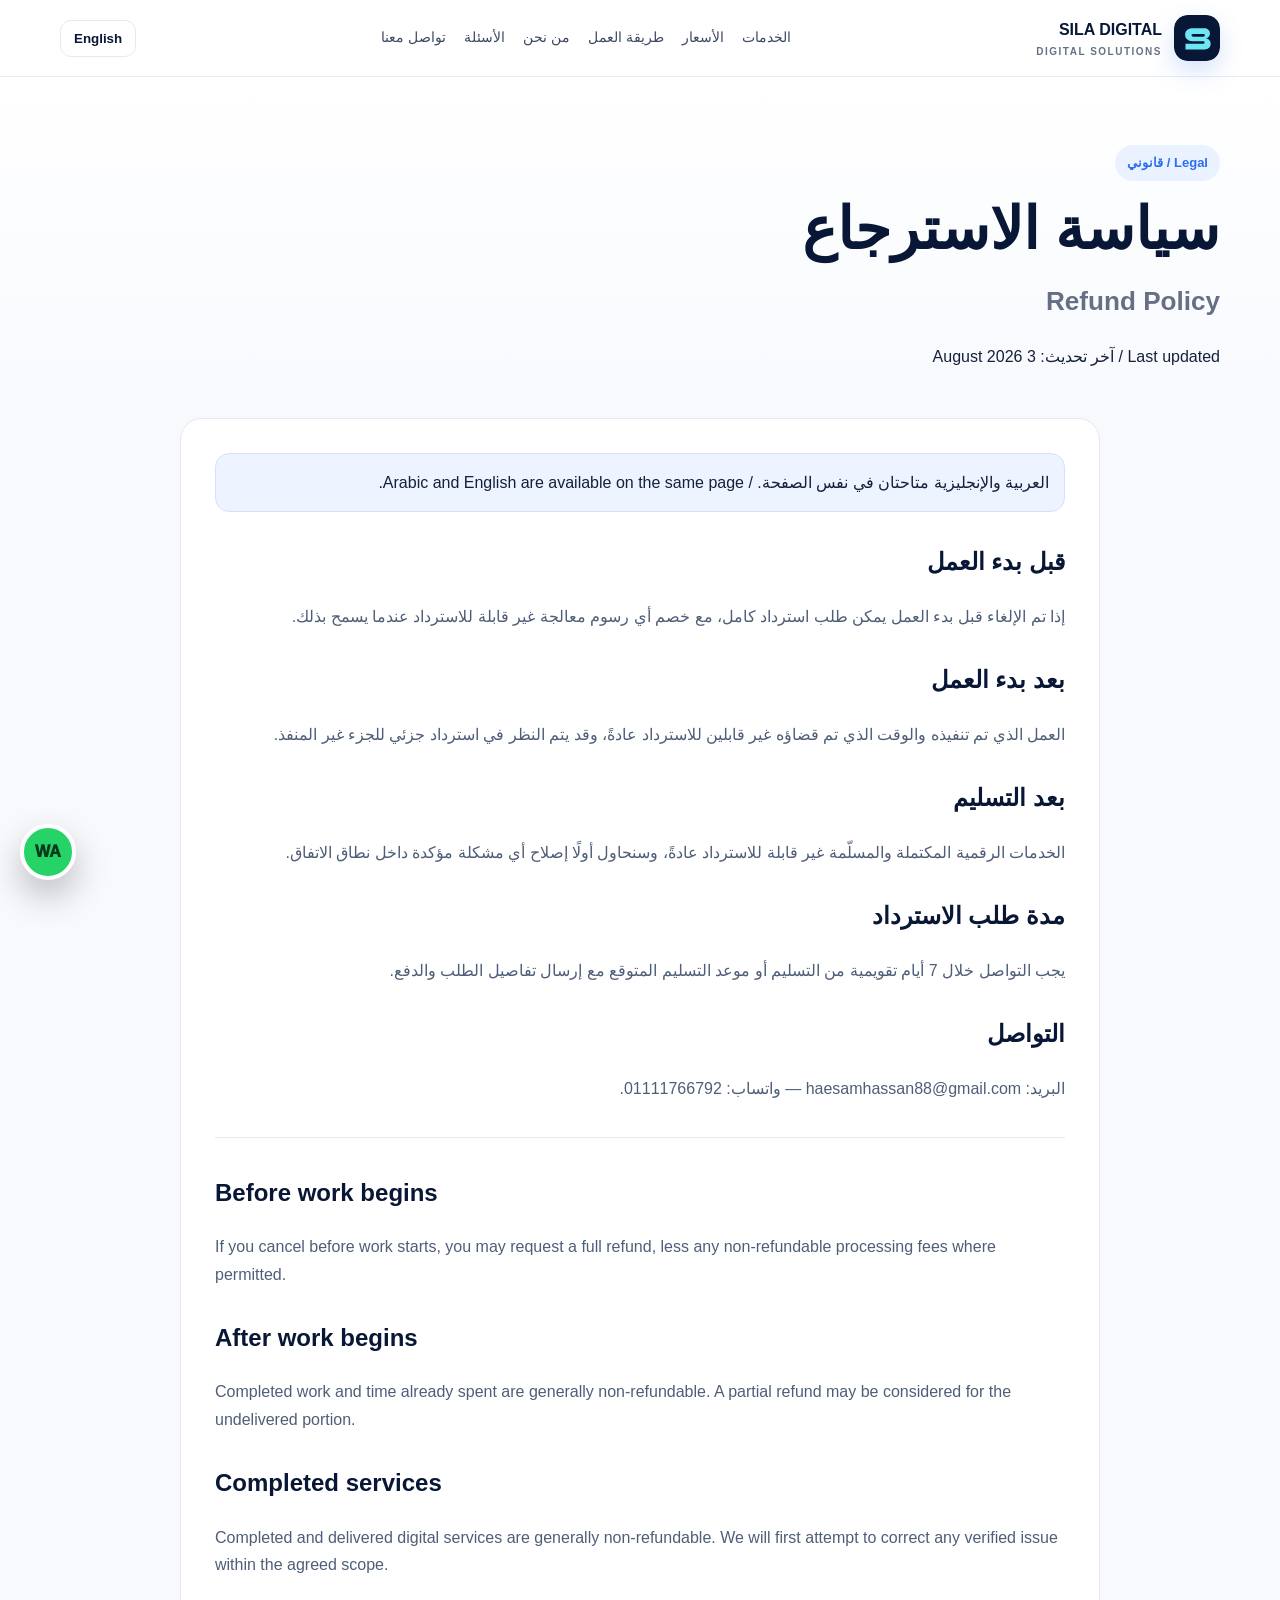
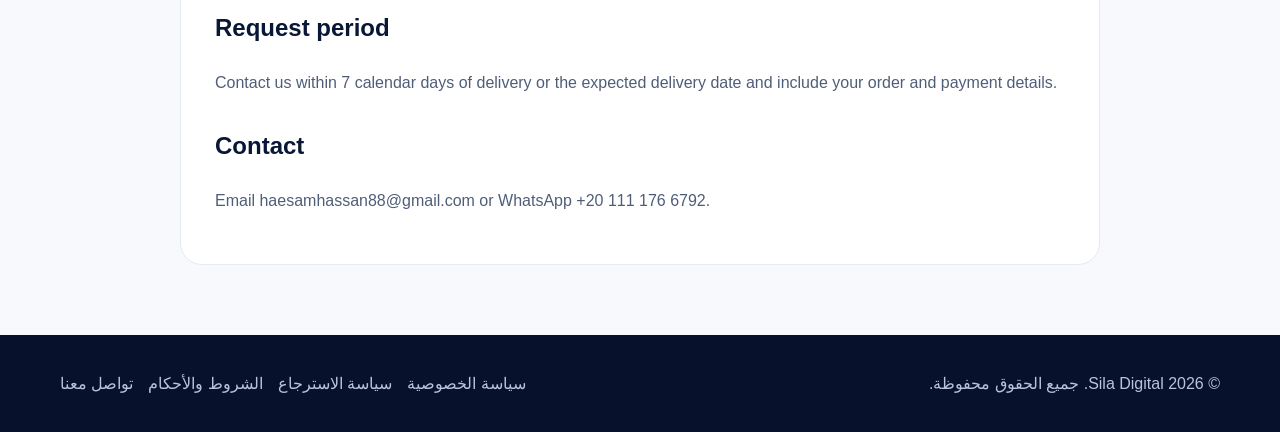
<file: refund.html>
<!doctype html><html lang="ar"><head><meta charset="utf-8"><meta name="viewport" content="width=device-width,initial-scale=1"><title>Refund Policy | Sila Digital</title><link rel="stylesheet" href="style.css"></head><body dir="rtl">
<header>
  <div class="container nav">
    <a class="brand" href="index.html">
      <img class="brand-mark" src="assets/logo-mark.svg" alt="Sila Digital logo">
      <span>SILA DIGITAL<small>DIGITAL SOLUTIONS</small></span>
    </a>
    <nav class="nav-links">
      <a href="index.html#services" data-i18n="nav_services">الخدمات</a>
      <a href="index.html#pricing" data-i18n="nav_pricing">الأسعار</a>
      <a href="index.html#process" data-i18n="nav_process">طريقة العمل</a>
      <a href="index.html#about" data-i18n="nav_about">من نحن</a>
      <a href="index.html#faq" data-i18n="nav_faq">الأسئلة</a>
      <a href="index.html#contact" data-i18n="nav_contact">تواصل معنا</a>
    </nav>
    <div class="nav-actions">
      <button id="langToggle" class="lang-btn" data-i18n="lang_button">English</button>
      <button class="menu-btn" aria-label="Menu">☰</button>
    </div>
  </div>
</header>

<main><section class="page-hero"><div class="container"><span class="eyebrow">Legal / قانوني</span><h1>سياسة الاسترجاع<br><small style="font-size:.45em;color:#667085">Refund Policy</small></h1><p>Last updated / آخر تحديث: 3 August 2026</p></div></section>
<div class="container legal">
<div class="notice">العربية والإنجليزية متاحتان في نفس الصفحة. / Arabic and English are available on the same page.</div>
<div lang="ar" dir="rtl"><h2>قبل بدء العمل</h2><p>إذا تم الإلغاء قبل بدء العمل يمكن طلب استرداد كامل، مع خصم أي رسوم معالجة غير قابلة للاسترداد عندما يسمح بذلك.</p><h2>بعد بدء العمل</h2><p>العمل الذي تم تنفيذه والوقت الذي تم قضاؤه غير قابلين للاسترداد عادةً، وقد يتم النظر في استرداد جزئي للجزء غير المنفذ.</p><h2>بعد التسليم</h2><p>الخدمات الرقمية المكتملة والمسلّمة غير قابلة للاسترداد عادةً، وسنحاول أولًا إصلاح أي مشكلة مؤكدة داخل نطاق الاتفاق.</p><h2>مدة طلب الاسترداد</h2><p>يجب التواصل خلال 7 أيام تقويمية من التسليم أو موعد التسليم المتوقع مع إرسال تفاصيل الطلب والدفع.</p><h2>التواصل</h2><p>البريد: haesamhassan88@gmail.com — واتساب: 01111766792.</p></div>
<hr style="border:0;border-top:1px solid #e5eaf2;margin:35px 0">
<div lang="en" dir="ltr"><h2>Before work begins</h2><p>If you cancel before work starts, you may request a full refund, less any non-refundable processing fees where permitted.</p><h2>After work begins</h2><p>Completed work and time already spent are generally non-refundable. A partial refund may be considered for the undelivered portion.</p><h2>Completed services</h2><p>Completed and delivered digital services are generally non-refundable. We will first attempt to correct any verified issue within the agreed scope.</p><h2>Request period</h2><p>Contact us within 7 calendar days of delivery or the expected delivery date and include your order and payment details.</p><h2>Contact</h2><p>Email haesamhassan88@gmail.com or WhatsApp +20 111 176 6792.</p></div>
</div></main>
<footer>
<div class="container footer">
  <div>© <span data-year></span> Sila Digital. <span data-i18n="rights">جميع الحقوق محفوظة.</span></div>
  <div class="footer-links">
    <a href="privacy.html" data-i18n="privacy">سياسة الخصوصية</a>
    <a href="refund.html" data-i18n="refund">سياسة الاسترجاع</a>
    <a href="terms.html" data-i18n="terms">الشروط والأحكام</a>
    <a href="contact.html" data-i18n="contact_us">تواصل معنا</a>
  </div>
</div>
</footer>
<a class="floating-wa" href="https://wa.me/201111766792" target="_blank" rel="noopener" aria-label="WhatsApp">WA</a>
<script src="script.js"></script>
</body></html>
</file>
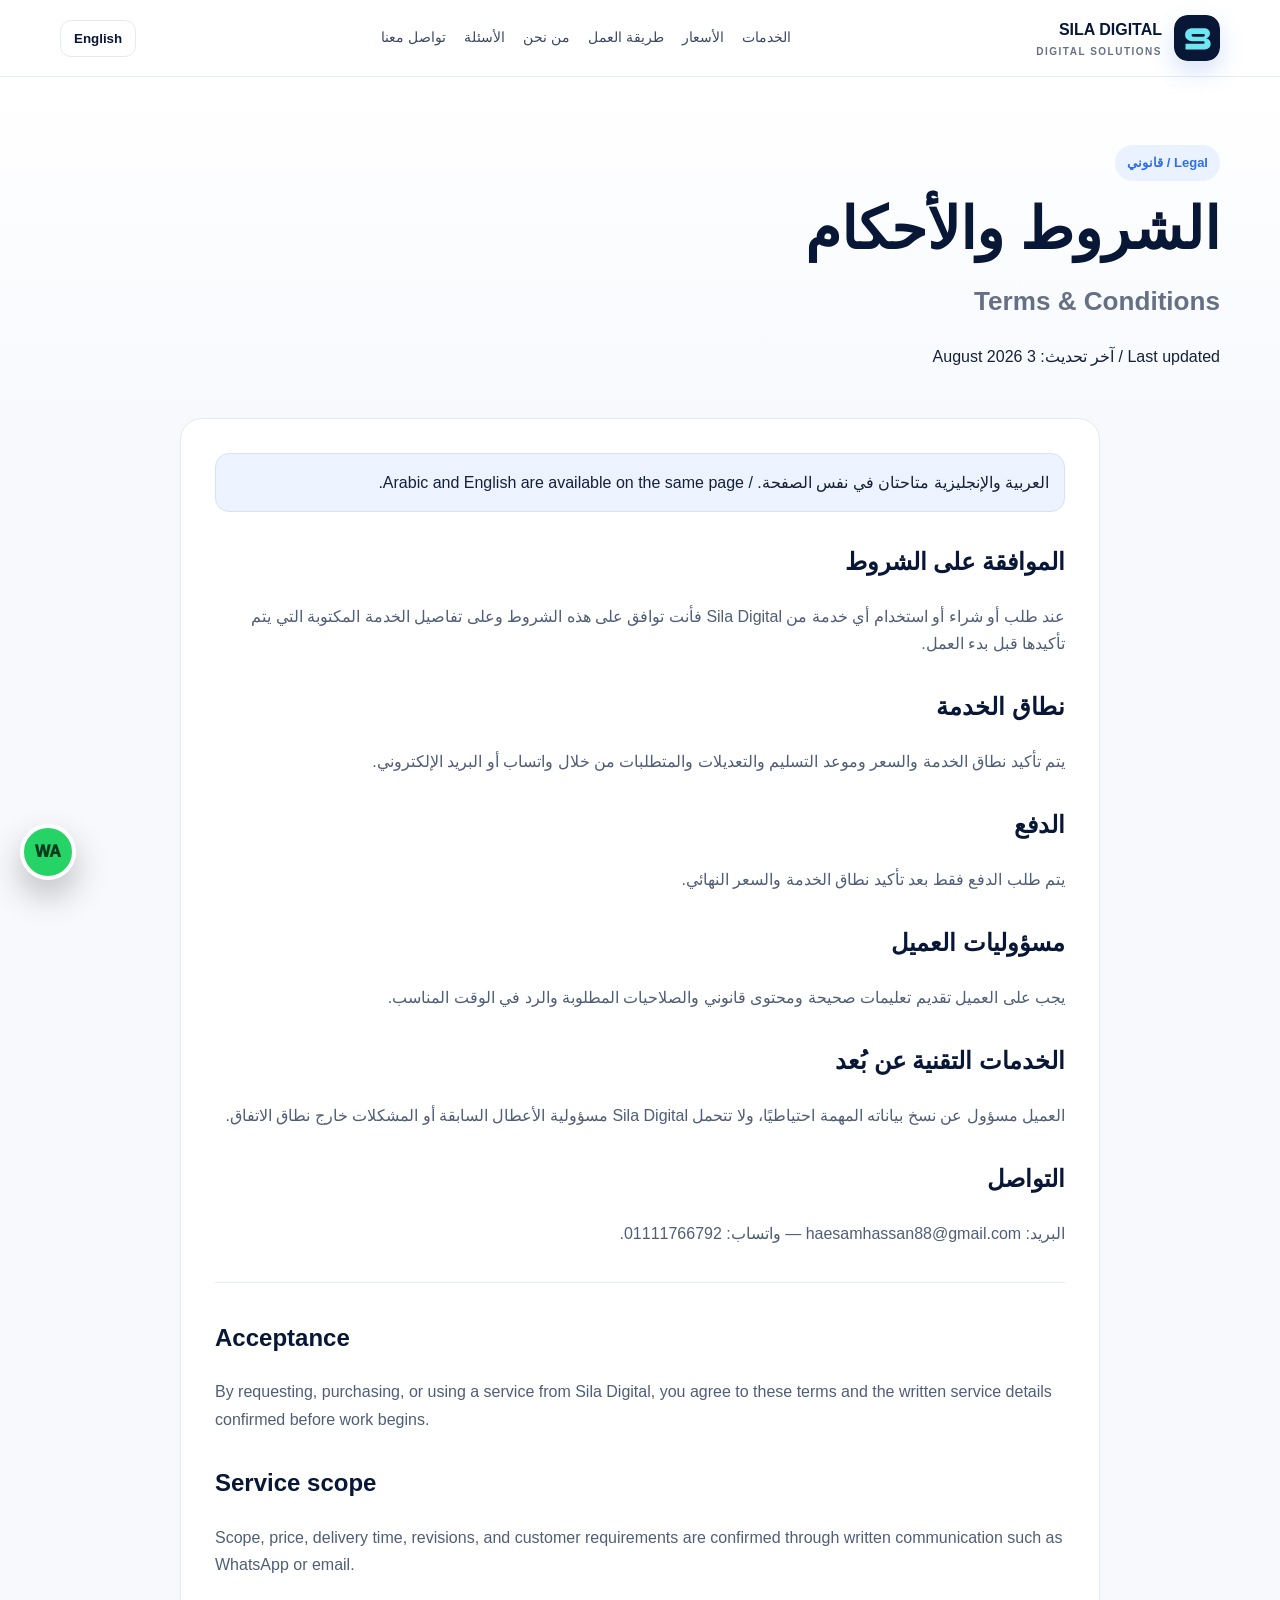
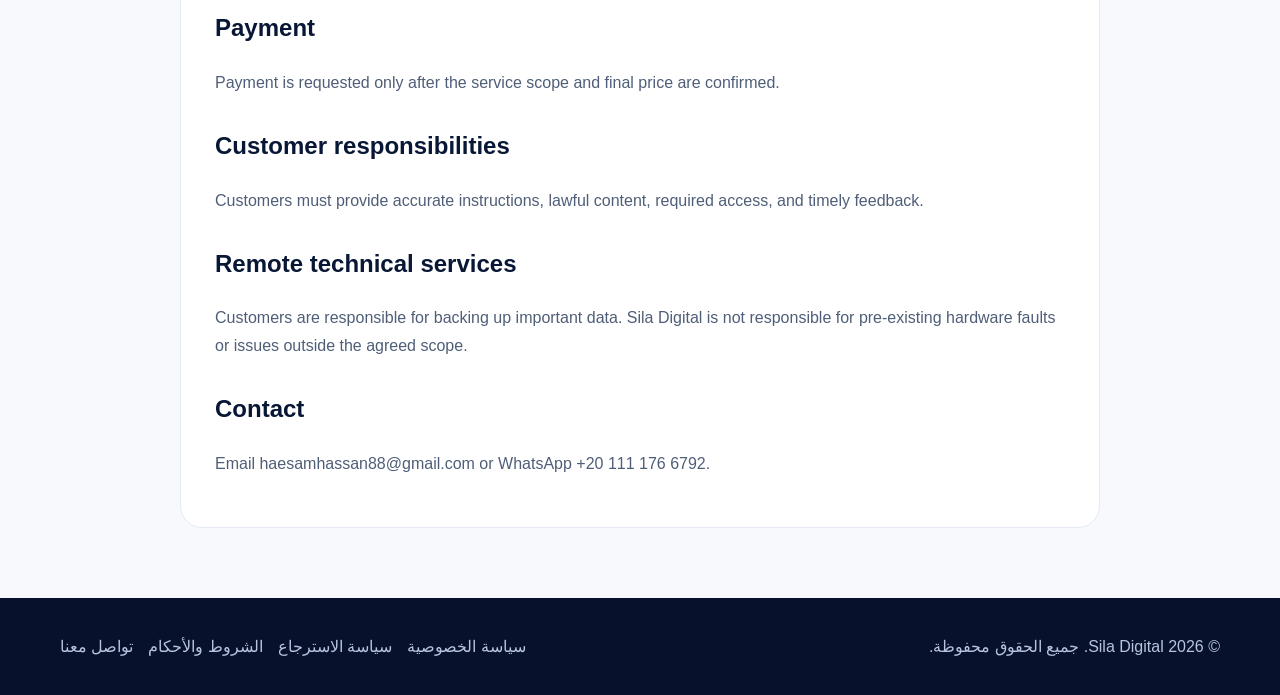
<file: terms.html>
<!doctype html><html lang="ar"><head><meta charset="utf-8"><meta name="viewport" content="width=device-width,initial-scale=1"><title>Terms & Conditions | Sila Digital</title><link rel="stylesheet" href="style.css"></head><body dir="rtl">
<header>
  <div class="container nav">
    <a class="brand" href="index.html">
      <img class="brand-mark" src="assets/logo-mark.svg" alt="Sila Digital logo">
      <span>SILA DIGITAL<small>DIGITAL SOLUTIONS</small></span>
    </a>
    <nav class="nav-links">
      <a href="index.html#services" data-i18n="nav_services">الخدمات</a>
      <a href="index.html#pricing" data-i18n="nav_pricing">الأسعار</a>
      <a href="index.html#process" data-i18n="nav_process">طريقة العمل</a>
      <a href="index.html#about" data-i18n="nav_about">من نحن</a>
      <a href="index.html#faq" data-i18n="nav_faq">الأسئلة</a>
      <a href="index.html#contact" data-i18n="nav_contact">تواصل معنا</a>
    </nav>
    <div class="nav-actions">
      <button id="langToggle" class="lang-btn" data-i18n="lang_button">English</button>
      <button class="menu-btn" aria-label="Menu">☰</button>
    </div>
  </div>
</header>

<main><section class="page-hero"><div class="container"><span class="eyebrow">Legal / قانوني</span><h1>الشروط والأحكام<br><small style="font-size:.45em;color:#667085">Terms & Conditions</small></h1><p>Last updated / آخر تحديث: 3 August 2026</p></div></section>
<div class="container legal">
<div class="notice">العربية والإنجليزية متاحتان في نفس الصفحة. / Arabic and English are available on the same page.</div>
<div lang="ar" dir="rtl"><h2>الموافقة على الشروط</h2><p>عند طلب أو شراء أو استخدام أي خدمة من Sila Digital فأنت توافق على هذه الشروط وعلى تفاصيل الخدمة المكتوبة التي يتم تأكيدها قبل بدء العمل.</p><h2>نطاق الخدمة</h2><p>يتم تأكيد نطاق الخدمة والسعر وموعد التسليم والتعديلات والمتطلبات من خلال واتساب أو البريد الإلكتروني.</p><h2>الدفع</h2><p>يتم طلب الدفع فقط بعد تأكيد نطاق الخدمة والسعر النهائي.</p><h2>مسؤوليات العميل</h2><p>يجب على العميل تقديم تعليمات صحيحة ومحتوى قانوني والصلاحيات المطلوبة والرد في الوقت المناسب.</p><h2>الخدمات التقنية عن بُعد</h2><p>العميل مسؤول عن نسخ بياناته المهمة احتياطيًا، ولا تتحمل Sila Digital مسؤولية الأعطال السابقة أو المشكلات خارج نطاق الاتفاق.</p><h2>التواصل</h2><p>البريد: haesamhassan88@gmail.com — واتساب: 01111766792.</p></div>
<hr style="border:0;border-top:1px solid #e5eaf2;margin:35px 0">
<div lang="en" dir="ltr"><h2>Acceptance</h2><p>By requesting, purchasing, or using a service from Sila Digital, you agree to these terms and the written service details confirmed before work begins.</p><h2>Service scope</h2><p>Scope, price, delivery time, revisions, and customer requirements are confirmed through written communication such as WhatsApp or email.</p><h2>Payment</h2><p>Payment is requested only after the service scope and final price are confirmed.</p><h2>Customer responsibilities</h2><p>Customers must provide accurate instructions, lawful content, required access, and timely feedback.</p><h2>Remote technical services</h2><p>Customers are responsible for backing up important data. Sila Digital is not responsible for pre-existing hardware faults or issues outside the agreed scope.</p><h2>Contact</h2><p>Email haesamhassan88@gmail.com or WhatsApp +20 111 176 6792.</p></div>
</div></main>
<footer>
<div class="container footer">
  <div>© <span data-year></span> Sila Digital. <span data-i18n="rights">جميع الحقوق محفوظة.</span></div>
  <div class="footer-links">
    <a href="privacy.html" data-i18n="privacy">سياسة الخصوصية</a>
    <a href="refund.html" data-i18n="refund">سياسة الاسترجاع</a>
    <a href="terms.html" data-i18n="terms">الشروط والأحكام</a>
    <a href="contact.html" data-i18n="contact_us">تواصل معنا</a>
  </div>
</div>
</footer>
<a class="floating-wa" href="https://wa.me/201111766792" target="_blank" rel="noopener" aria-label="WhatsApp">WA</a>
<script src="script.js"></script>
</body></html>
</file>
<file: style.css>
:root{
  --bg:#f7f9fd;
  --surface:#ffffff;
  --navy:#081735;
  --navy2:#142858;
  --blue:#2f6fed;
  --cyan:#39c6d8;
  --text:#15213a;
  --muted:#667085;
  --line:#e5eaf2;
  --shadow:0 20px 60px rgba(18,42,90,.12);
}
*{box-sizing:border-box}
html{scroll-behavior:smooth}
body{margin:0;font-family:Inter,"Segoe UI",Tahoma,Arial,sans-serif;background:var(--bg);color:var(--text);line-height:1.7;overflow-x:hidden}
body[dir="rtl"]{font-family:Tahoma,"Segoe UI",Arial,sans-serif}
a{text-decoration:none;color:inherit}
img{max-width:100%}
.container{width:min(1160px,92%);margin:auto}
header{
  position:sticky;top:0;z-index:100;
  background:rgba(255,255,255,.94);backdrop-filter:blur(16px);
  border-bottom:1px solid rgba(229,234,242,.9)
}
.nav{min-height:76px;display:flex;align-items:center;justify-content:space-between;gap:22px}
.brand{display:flex;align-items:center;gap:12px;font-weight:900;color:var(--navy)}
.brand-mark{width:46px;height:46px;border-radius:14px;display:block;box-shadow:0 10px 24px rgba(47,111,237,.2)}
.brand small{display:block;color:var(--muted);font-size:10px;letter-spacing:1.5px;font-weight:700}
.nav-links{display:flex;align-items:center;gap:18px;font-size:14px;color:#3d4962}
.nav-links a:hover{color:var(--blue)}
.nav-actions{display:flex;align-items:center;gap:9px}
.lang-btn,.menu-btn{
  border:1px solid var(--line);background:#fff;color:var(--navy);
  border-radius:11px;padding:10px 13px;font-weight:800;cursor:pointer
}
.menu-btn{display:none}
.btn{
  display:inline-flex;align-items:center;justify-content:center;gap:9px;
  padding:13px 20px;border-radius:13px;font-weight:850;border:1px solid transparent;
  transition:.2s ease;cursor:pointer
}
.btn:hover{transform:translateY(-2px)}
.btn-primary{background:linear-gradient(135deg,var(--blue),#1956c9);color:#fff;box-shadow:0 13px 30px rgba(47,111,237,.24)}
.btn-secondary{background:#fff;border-color:#cfd8ea;color:var(--navy)}
.hero{
  padding:88px 0 76px;
  background:
    radial-gradient(circle at 85% 12%,rgba(57,198,216,.22),transparent 28%),
    radial-gradient(circle at 8% 10%,rgba(47,111,237,.14),transparent 30%),
    linear-gradient(180deg,#fff,var(--bg))
}
.hero-grid{display:grid;grid-template-columns:1.08fr .92fr;gap:54px;align-items:center}
.eyebrow{display:inline-flex;padding:7px 12px;border-radius:999px;background:#eaf1ff;color:var(--blue);font-weight:850;font-size:13px}
h1{font-size:clamp(44px,6vw,76px);line-height:1.05;margin:18px 0 22px;color:var(--navy);letter-spacing:-1.7px}
body[dir="rtl"] h1{letter-spacing:0}
h1 span{background:linear-gradient(135deg,var(--blue),var(--cyan));-webkit-background-clip:text;color:transparent}
.lead{font-size:19px;color:#526079;max-width:720px}
.actions{display:flex;gap:13px;flex-wrap:wrap;margin-top:30px}
.trust{display:flex;gap:18px;flex-wrap:wrap;margin-top:26px;color:#63708a;font-size:13px}
.trust span:before{content:"✓";color:#16a36a;font-weight:900;margin-inline-end:7px}
.hero-visual{height:510px;position:relative;border-radius:38px;background:linear-gradient(145deg,#07132e,#112a5d);box-shadow:0 34px 90px rgba(8,23,53,.25);overflow:hidden;isolation:isolate}
.hero-visual:before,.hero-visual:after{content:"";position:absolute;border:1px solid rgba(255,255,255,.1);border-radius:50%;inset:15%}
.hero-visual:after{inset:29%}
.visual-glow{position:absolute;width:300px;height:300px;border-radius:50%;background:#2f6fed;filter:blur(90px);opacity:.42;left:20%;top:18%;z-index:-1}
.hero-logo{position:absolute;inset:50% auto auto 50%;transform:translate(-50%,-50%);display:grid;place-items:center;color:#fff;letter-spacing:5px}
.hero-logo img{width:110px;filter:drop-shadow(0 20px 28px rgba(0,0,0,.25));margin-bottom:12px}.hero-logo b{font-size:25px}.hero-logo small{font-size:9px;color:#8fe9f1;letter-spacing:6px}
.orbit-item{position:absolute;background:rgba(255,255,255,.96);padding:9px 13px 9px 9px;border-radius:17px;display:flex;align-items:center;gap:9px;box-shadow:0 14px 32px rgba(0,0,0,.2);font-size:12px;font-weight:900;color:var(--navy);animation:float 5s ease-in-out infinite}.orbit-item img{width:42px;height:42px}.oi-1{top:12%;left:9%}.oi-2{top:15%;right:7%;animation-delay:-1.2s}.oi-3{bottom:13%;left:8%;animation-delay:-2.4s}.oi-4{bottom:12%;right:7%;animation-delay:-3.4s}@keyframes float{50%{transform:translateY(-8px)}}
section{padding:82px 0}
.section-head{max-width:750px;margin-bottom:36px}
.section-head h2{font-size:clamp(31px,4vw,48px);line-height:1.17;margin:10px 0 11px;color:var(--navy)}
.section-head p{margin:0;color:var(--muted)}
.grid-3{display:grid;grid-template-columns:repeat(3,1fr);gap:21px}
.card{
  background:var(--surface);border:1px solid var(--line);border-radius:20px;
  padding:25px;box-shadow:0 10px 28px rgba(18,42,90,.055);transition:.2s
}
.card:hover{transform:translateY(-4px);box-shadow:var(--shadow);border-color:#cedaf1}
.service-card{position:relative;min-height:290px;padding:28px;overflow:hidden}.service-card:before{content:"";position:absolute;height:3px;left:0;right:100%;top:0;background:linear-gradient(90deg,var(--blue),var(--cyan));transition:.35s}.service-card:hover:before{right:0}.service-icon{width:58px;height:58px;margin-bottom:20px}.service-no{position:absolute;top:24px;inset-inline-end:24px;color:#cbd5e5;font-weight:900;font-size:13px;letter-spacing:1px}.service-card a{display:inline-block;margin-top:18px;color:var(--blue);font-weight:850;font-size:14px}
.card h3{font-size:20px;margin:0 0 8px;color:var(--navy)}
.card p{margin:0;color:var(--muted)}
.alt{background:#eef3fb;border-top:1px solid #e2e8f2;border-bottom:1px solid #e2e8f2}
.pricing-card{position:relative;overflow:hidden}
.price{font-size:34px;font-weight:950;color:var(--blue);margin:13px 0 4px}
.price small{font-size:14px;color:var(--muted);font-weight:700}
.process{display:grid;grid-template-columns:repeat(4,1fr);gap:18px;counter-reset:step}
.step{background:#fff;border:1px solid var(--line);border-radius:18px;padding:23px}
.step:before{counter-increment:step;content:counter(step);width:38px;height:38px;display:grid;place-items:center;border-radius:11px;background:var(--navy);color:#fff;font-weight:900;margin-bottom:14px}
.step h3{margin:0 0 8px;color:var(--navy)}
.step p{margin:0;color:var(--muted)}
.about-grid{display:grid;grid-template-columns:1fr 1fr;gap:44px;align-items:center}
.about-panel{background:var(--navy);color:#fff;border-radius:24px;padding:30px}
.about-panel h3{font-size:26px;margin:0 0 15px}
.about-line{padding:13px 0;border-bottom:1px solid rgba(255,255,255,.12)}
.about-line:last-child{border-bottom:0}
.about-line small{display:block;color:#aebcdc}
.faq{display:grid;gap:13px}
details{background:#fff;border:1px solid var(--line);border-radius:16px;padding:17px 19px}
summary{cursor:pointer;font-weight:850;color:var(--navy)}
details p{color:var(--muted);margin:12px 0 0}
.contact-grid{display:grid;grid-template-columns:.86fr 1.14fr;gap:23px}
.contact-box{background:#fff;border:1px solid var(--line);border-radius:21px;padding:27px}
.contact-row{padding:13px 0;border-bottom:1px solid var(--line)}
.contact-row:last-child{border:0}
.contact-row small{display:block;color:var(--muted)}
form{display:grid;gap:13px}
input,textarea{width:100%;border:1px solid #d9e0ec;background:#fff;border-radius:12px;padding:14px 15px;font:inherit;color:var(--text);outline:none}
input:focus,textarea:focus{border-color:var(--blue);box-shadow:0 0 0 3px rgba(47,111,237,.09)}
textarea{min-height:140px;resize:vertical}
.cta{display:flex;justify-content:space-between;gap:24px;align-items:center;background:linear-gradient(135deg,var(--navy),var(--navy2));border-radius:24px;padding:34px;color:#fff}
.cta h2{margin:0 0 6px;color:#fff}
.cta p{margin:0;color:#c8d4ed}
footer{background:#07112b;color:#b8c4df;padding:35px 0}
.footer{display:flex;justify-content:space-between;align-items:center;gap:20px;flex-wrap:wrap}
.footer-links{display:flex;gap:15px;flex-wrap:wrap}
.footer-links a:hover{color:#fff}
.page-hero{padding:68px 0 32px;background:linear-gradient(180deg,#fff,var(--bg))}
.page-hero h1{font-size:clamp(38px,5vw,58px)}
.legal{max-width:920px;background:#fff;border:1px solid var(--line);border-radius:22px;padding:34px;margin-bottom:70px}
.legal h2{color:var(--navy);margin-top:30px}
.legal p,.legal li{color:#4f5e78}
.notice{background:#edf3ff;border:1px solid #d6e2fb;border-radius:14px;padding:15px}
.floating-wa{position:fixed;right:20px;bottom:20px;z-index:120;width:56px;height:56px;border-radius:50%;display:grid;place-items:center;background:#25d366;color:#073b1c;font-weight:950;box-shadow:0 16px 34px rgba(0,0,0,.24);border:4px solid #fff}
body[dir="rtl"] .floating-wa{right:auto;left:20px}
[hidden]{display:none!important}
@media(max-width:930px){
 .nav-links{display:none;position:absolute;top:76px;left:4%;right:4%;background:#fff;border:1px solid var(--line);padding:18px;border-radius:16px;flex-direction:column;align-items:flex-start;box-shadow:var(--shadow)}
 .nav-links.open{display:flex}.menu-btn{display:block}
 .hero-grid,.about-grid,.contact-grid{grid-template-columns:1fr}.hero-visual{height:450px;max-width:620px;width:100%;margin:auto}
 .grid-3{grid-template-columns:1fr 1fr}.process{grid-template-columns:1fr 1fr}
}
@media(max-width:620px){
 .grid-3,.process,.quick-grid{grid-template-columns:1fr}
 .hero{padding-top:52px}.cta{flex-direction:column;align-items:flex-start}
 .brand small{display:none}.lang-btn{padding:9px 10px}.hero-visual{height:390px}.orbit-item span{display:none}.orbit-item{padding:7px}.orbit-item img{width:38px;height:38px}h1{font-size:42px}
}

.service-price{font-size:22px;font-weight:950;color:var(--navy);margin-top:18px}.buy-link{margin-top:8px!important}.product-card{display:flex;flex-direction:column;color:inherit}.product-card img{width:62px;height:62px;margin-bottom:18px}.product-card p{min-height:52px}.product-card .btn{margin-top:18px;align-self:flex-start}.checkout-hero{padding-bottom:20px}.checkout-section{padding-top:28px}.checkout-grid{display:grid;grid-template-columns:1.2fr .8fr;gap:24px;align-items:start}.checkout-form h2,.order-summary h2{color:var(--navy);margin-top:0}.checkout-form label{display:grid;gap:7px;font-weight:800;color:var(--navy)}.checkout-form label small{font-weight:500;color:var(--muted)}.agree{display:flex!important;grid-template-columns:auto 1fr!important;align-items:flex-start;gap:10px!important;font-weight:600!important}.agree input{width:18px;height:18px;margin-top:3px}.form-error{background:#fff1f0;border:1px solid #ffc9c4;color:#a5261d;border-radius:12px;padding:13px}.pay-button{width:100%;font-size:17px}.secure-note{text-align:center;font-size:13px;color:var(--muted);margin:0}.order-summary{position:sticky;top:100px}.order-summary>img{width:84px;height:84px;margin:18px 0}.summary-row{display:flex;justify-content:space-between;gap:15px;padding:16px 0;border-top:1px solid var(--line)}.summary-row.total{font-size:20px}.summary-row.total strong{color:var(--blue)}.delivery-info{background:#edf3ff;border-radius:12px;padding:13px;margin-top:15px!important}.support-note h3{margin-top:0;color:var(--navy)}@media(max-width:930px){.checkout-grid{grid-template-columns:1fr}.order-summary{position:static;order:-1}}
</file>
